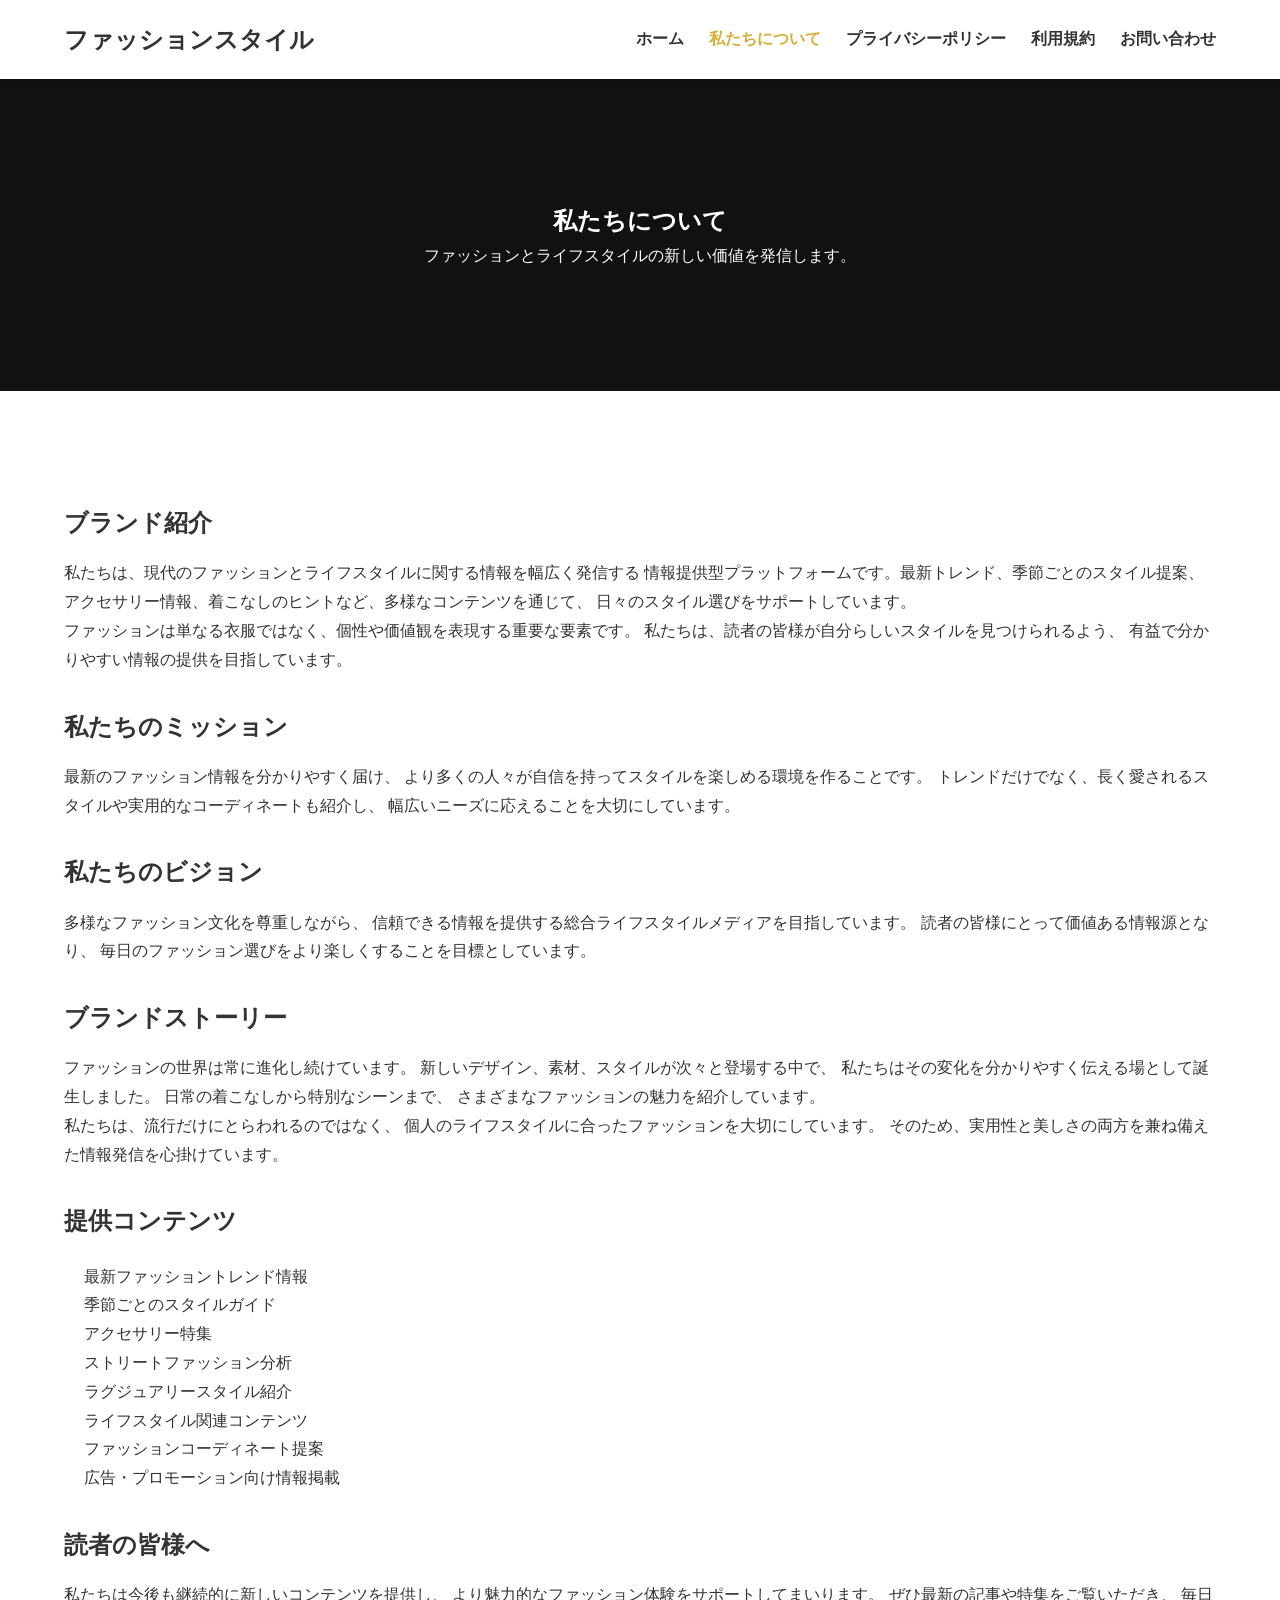
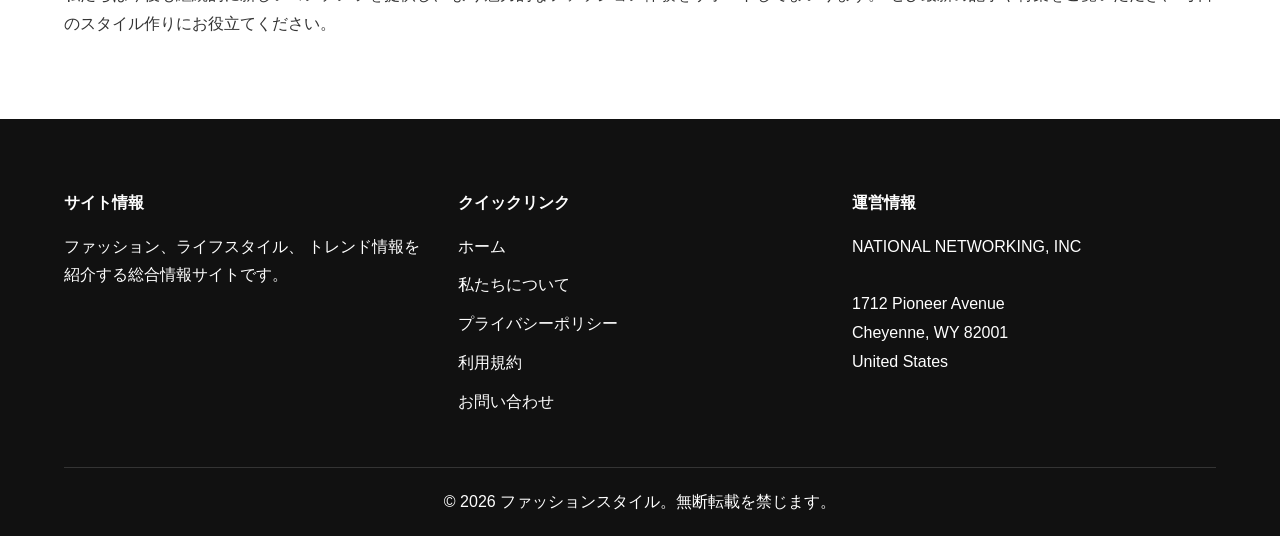
<file: about.html>
<!DOCTYPE html>
<html lang="ja">
<head>
<meta charset="UTF-8">
<meta name="viewport" content="width=device-width, initial-scale=1.0">

<title>私たちについて | プレミアムファッションライフスタイル</title>

<meta name="description" content="私たちのブランドストーリー、ミッション、ビジョン、そしてファッションへの想いをご紹介します。">

<meta property="og:title" content="私たちについて">
<meta property="og:description" content="ファッションを通じて新しいライフスタイルを提案します。">
<meta property="og:type" content="website">

<link rel="icon" href="https://cdn-icons-png.flaticon.com/512/892/892458.png">
<link rel="stylesheet" href="style.css">
</head>

<body>

<header>
<div class="container navbar">

<a href="index.html" class="logo">ファッションスタイル</a>

<div class="menu-toggle">☰</div>

<nav class="nav-links">
<a href="index.html">ホーム</a>
<a href="about.html" class="active">私たちについて</a>
<a href="privacy-policy.html">プライバシーポリシー</a>
<a href="terms-and-conditions.html">利用規約</a>
<a href="contact.html">お問い合わせ</a>
</nav>

</div>
</header>

<section class="page-banner">
<div class="container">
<h1>私たちについて</h1>
<p>ファッションとライフスタイルの新しい価値を発信します。</p>
</div>
</section>

<section class="page-content">
<div class="container">

<h2>ブランド紹介</h2>

<p>
私たちは、現代のファッションとライフスタイルに関する情報を幅広く発信する
情報提供型プラットフォームです。最新トレンド、季節ごとのスタイル提案、
アクセサリー情報、着こなしのヒントなど、多様なコンテンツを通じて、
日々のスタイル選びをサポートしています。
</p>

<p>
ファッションは単なる衣服ではなく、個性や価値観を表現する重要な要素です。
私たちは、読者の皆様が自分らしいスタイルを見つけられるよう、
有益で分かりやすい情報の提供を目指しています。
</p>

<h2>私たちのミッション</h2>

<p>
最新のファッション情報を分かりやすく届け、
より多くの人々が自信を持ってスタイルを楽しめる環境を作ることです。
トレンドだけでなく、長く愛されるスタイルや実用的なコーディネートも紹介し、
幅広いニーズに応えることを大切にしています。
</p>

<h2>私たちのビジョン</h2>

<p>
多様なファッション文化を尊重しながら、
信頼できる情報を提供する総合ライフスタイルメディアを目指しています。
読者の皆様にとって価値ある情報源となり、
毎日のファッション選びをより楽しくすることを目標としています。
</p>

<h2>ブランドストーリー</h2>

<p>
ファッションの世界は常に進化し続けています。
新しいデザイン、素材、スタイルが次々と登場する中で、
私たちはその変化を分かりやすく伝える場として誕生しました。
日常の着こなしから特別なシーンまで、
さまざまなファッションの魅力を紹介しています。
</p>

<p>
私たちは、流行だけにとらわれるのではなく、
個人のライフスタイルに合ったファッションを大切にしています。
そのため、実用性と美しさの両方を兼ね備えた情報発信を心掛けています。
</p>

<h2>提供コンテンツ</h2>

<ul style="padding-left:20px; margin-top:20px;">
<li>最新ファッショントレンド情報</li>
<li>季節ごとのスタイルガイド</li>
<li>アクセサリー特集</li>
<li>ストリートファッション分析</li>
<li>ラグジュアリースタイル紹介</li>
<li>ライフスタイル関連コンテンツ</li>
<li>ファッションコーディネート提案</li>
<li>広告・プロモーション向け情報掲載</li>
</ul>

<h2>読者の皆様へ</h2>

<p>
私たちは今後も継続的に新しいコンテンツを提供し、
より魅力的なファッション体験をサポートしてまいります。
ぜひ最新の記事や特集をご覧いただき、
毎日のスタイル作りにお役立てください。
</p>

</div>
</section>

<footer>

<div class="container">

<div class="footer-grid">

<div>
<h4>サイト情報</h4>
<p>
ファッション、ライフスタイル、
トレンド情報を紹介する総合情報サイトです。
</p>
</div>

<div>
<h4>クイックリンク</h4>
<ul>
<li><a href="index.html">ホーム</a></li>
<li><a href="about.html">私たちについて</a></li>
<li><a href="privacy-policy.html">プライバシーポリシー</a></li>
<li><a href="terms-and-conditions.html">利用規約</a></li>
<li><a href="contact.html">お問い合わせ</a></li>
</ul>
</div>

<div>
<h4>運営情報</h4>
<p>NATIONAL NETWORKING, INC</p>
<br>
<p>1712 Pioneer Avenue</p>
<p>Cheyenne, WY 82001</p>
<p>United States</p>
</div>

</div>

<div class="footer-bottom">
<p>© 2026 ファッションスタイル。無断転載を禁じます。</p>
</div>

</div>

</footer>

<button class="scroll-top">↑</button>

<script src="script.js"></script>

</body>
</html>
</file>
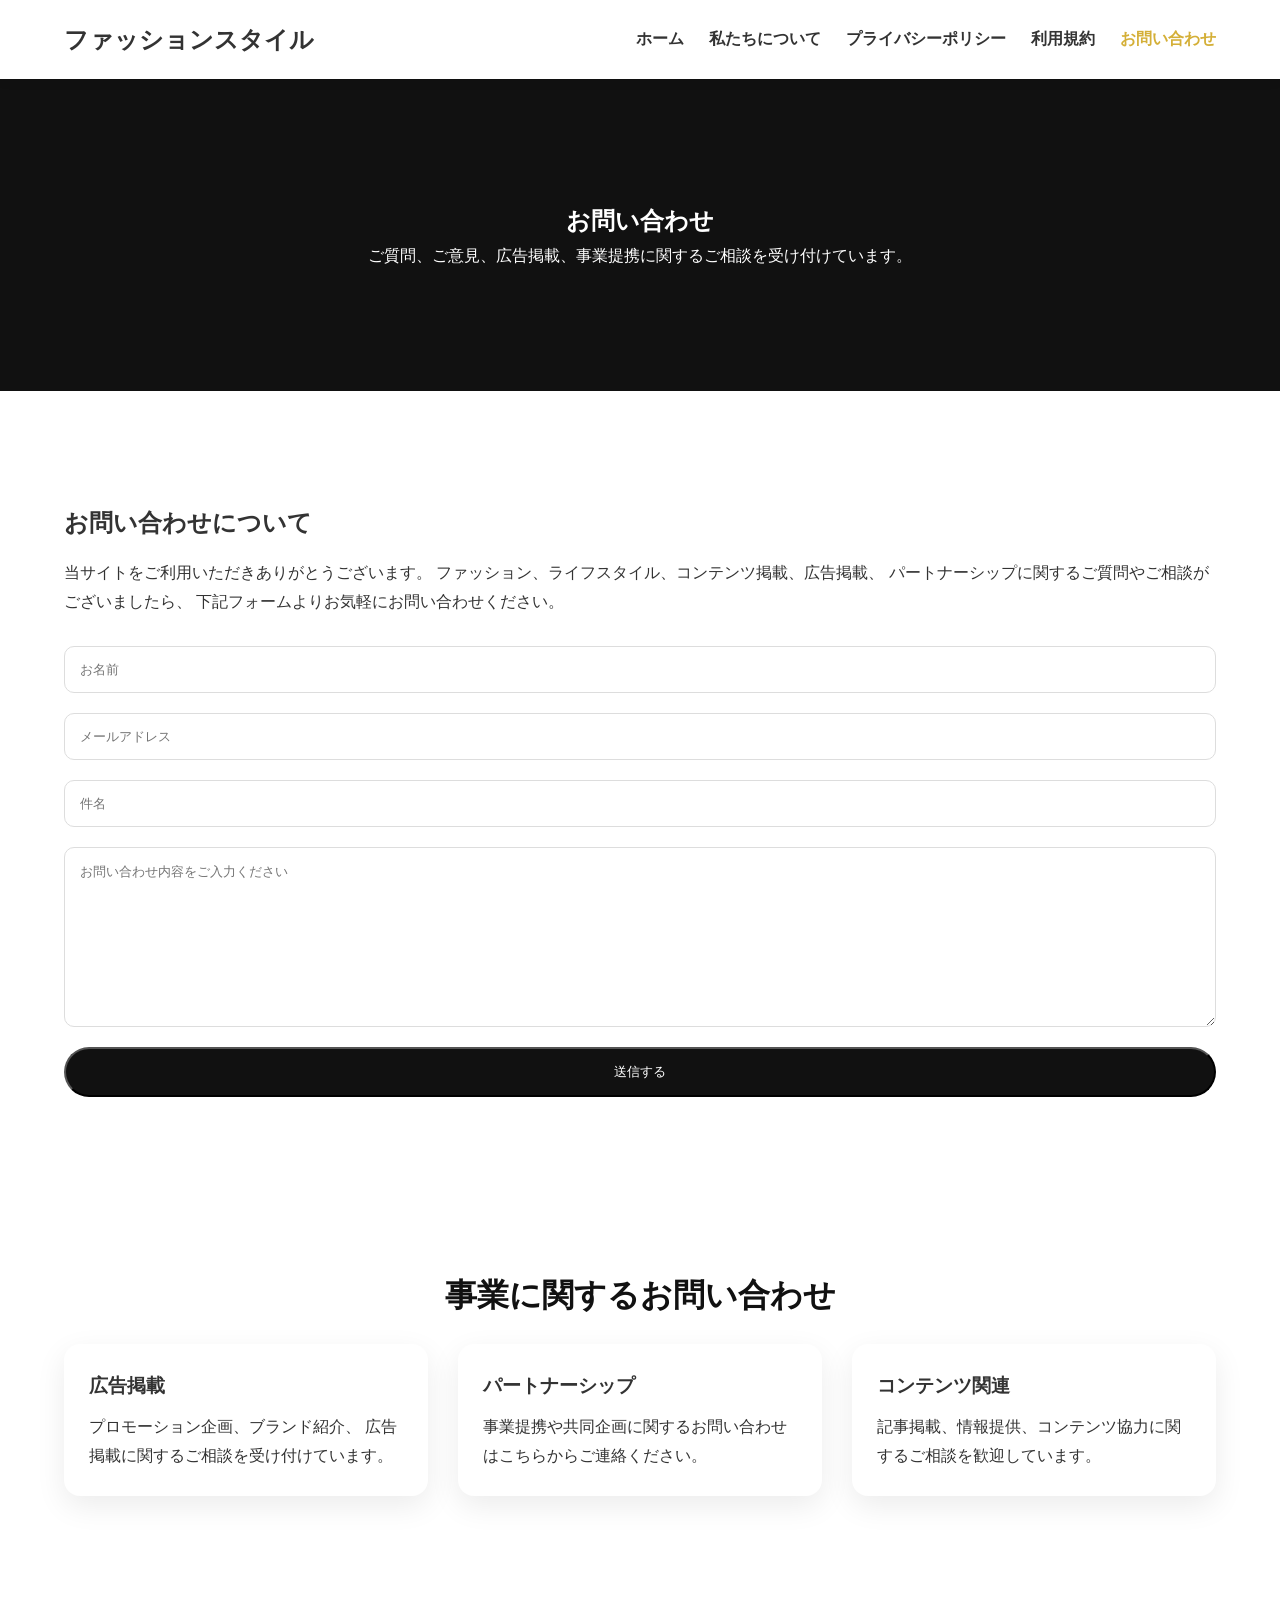
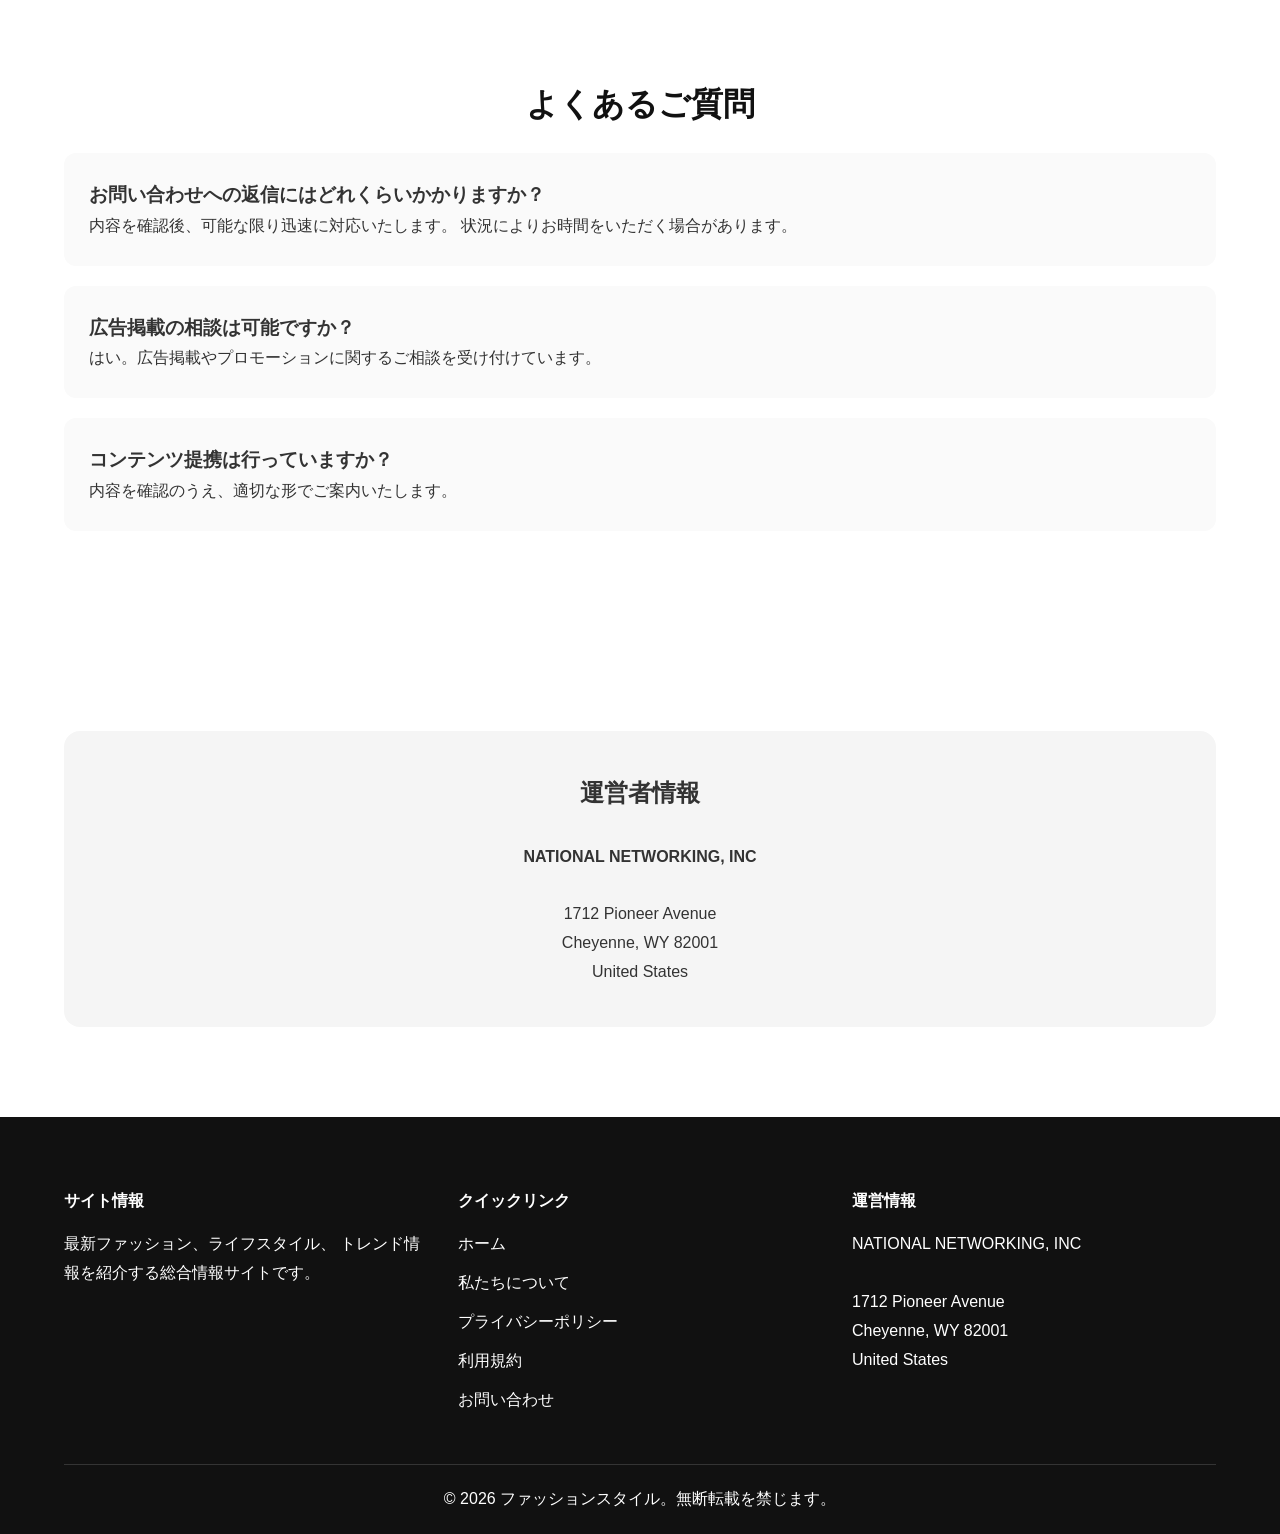
<file: contact.html>
<!DOCTYPE html>
<html lang="ja">
<head>
<meta charset="UTF-8">
<meta name="viewport" content="width=device-width, initial-scale=1.0">

<title>お問い合わせ | プレミアムファッションライフスタイル</title>

<meta name="description" content="ファッション、ライフスタイル、広告掲載、事業提携に関するお問い合わせはこちらからご連絡ください。">

<meta property="og:title" content="お問い合わせ">
<meta property="og:description" content="ご質問、ご意見、事業に関するお問い合わせを受け付けています。">
<meta property="og:type" content="website">

<link rel="icon" href="https://cdn-icons-png.flaticon.com/512/892/892458.png">
<link rel="stylesheet" href="style.css">
</head>

<body>

<header>
<div class="container navbar">

<a href="index.html" class="logo">ファッションスタイル</a>

<div class="menu-toggle">☰</div>

<nav class="nav-links">
<a href="index.html">ホーム</a>
<a href="about.html">私たちについて</a>
<a href="privacy-policy.html">プライバシーポリシー</a>
<a href="terms-and-conditions.html">利用規約</a>
<a href="contact.html" class="active">お問い合わせ</a>
</nav>

</div>
</header>

<section class="page-banner">
<div class="container">
<h1>お問い合わせ</h1>
<p>ご質問、ご意見、広告掲載、事業提携に関するご相談を受け付けています。</p>
</div>
</section>

<section class="page-content">
<div class="container">

<h2>お問い合わせについて</h2>

<p>
当サイトをご利用いただきありがとうございます。
ファッション、ライフスタイル、コンテンツ掲載、広告掲載、
パートナーシップに関するご質問やご相談がございましたら、
下記フォームよりお気軽にお問い合わせください。
</p>

<br>

<form class="contact-form">

<input type="text" placeholder="お名前" required>

<input type="email" placeholder="メールアドレス" required>

<input type="text" placeholder="件名" required>

<textarea placeholder="お問い合わせ内容をご入力ください" required></textarea>

<button type="submit" class="btn">送信する</button>

</form>

</div>
</section>

<section class="section">
<div class="container">

<h2 class="section-title">事業に関するお問い合わせ</h2>

<div class="grid grid-3">

<div class="card">
<div class="card-content">
<h3>広告掲載</h3>
<p>
プロモーション企画、ブランド紹介、
広告掲載に関するご相談を受け付けています。
</p>
</div>
</div>

<div class="card">
<div class="card-content">
<h3>パートナーシップ</h3>
<p>
事業提携や共同企画に関するお問い合わせはこちらからご連絡ください。
</p>
</div>
</div>

<div class="card">
<div class="card-content">
<h3>コンテンツ関連</h3>
<p>
記事掲載、情報提供、コンテンツ協力に関するご相談を歓迎しています。
</p>
</div>
</div>

</div>

</div>
</section>

<section class="section">
<div class="container">

<h2 class="section-title">よくあるご質問</h2>

<div class="faq-item">
<h3>お問い合わせへの返信にはどれくらいかかりますか？</h3>
<p>
内容を確認後、可能な限り迅速に対応いたします。
状況によりお時間をいただく場合があります。
</p>
</div>

<div class="faq-item">
<h3>広告掲載の相談は可能ですか？</h3>
<p>
はい。広告掲載やプロモーションに関するご相談を受け付けています。
</p>
</div>

<div class="faq-item">
<h3>コンテンツ提携は行っていますか？</h3>
<p>
内容を確認のうえ、適切な形でご案内いたします。
</p>
</div>

</div>
</section>

<section class="section">
<div class="container">

<div class="ad-box">

<h2>運営者情報</h2>

<br>

<p><strong>NATIONAL NETWORKING, INC</strong></p>

<br>

<p>1712 Pioneer Avenue</p>
<p>Cheyenne, WY 82001</p>
<p>United States</p>

</div>

</div>
</section>

<footer>

<div class="container">

<div class="footer-grid">

<div>
<h4>サイト情報</h4>
<p>
最新ファッション、ライフスタイル、
トレンド情報を紹介する総合情報サイトです。
</p>
</div>

<div>
<h4>クイックリンク</h4>
<ul>
<li><a href="index.html">ホーム</a></li>
<li><a href="about.html">私たちについて</a></li>
<li><a href="privacy-policy.html">プライバシーポリシー</a></li>
<li><a href="terms-and-conditions.html">利用規約</a></li>
<li><a href="contact.html">お問い合わせ</a></li>
</ul>
</div>

<div>
<h4>運営情報</h4>

<p>NATIONAL NETWORKING, INC</p>

<br>

<p>1712 Pioneer Avenue</p>
<p>Cheyenne, WY 82001</p>
<p>United States</p>

</div>

</div>

<div class="footer-bottom">
<p>© 2026 ファッションスタイル。無断転載を禁じます。</p>
</div>

</div>

</footer>

<button class="scroll-top">↑</button>

<script src="script.js"></script>

</body>
</html>
</file>
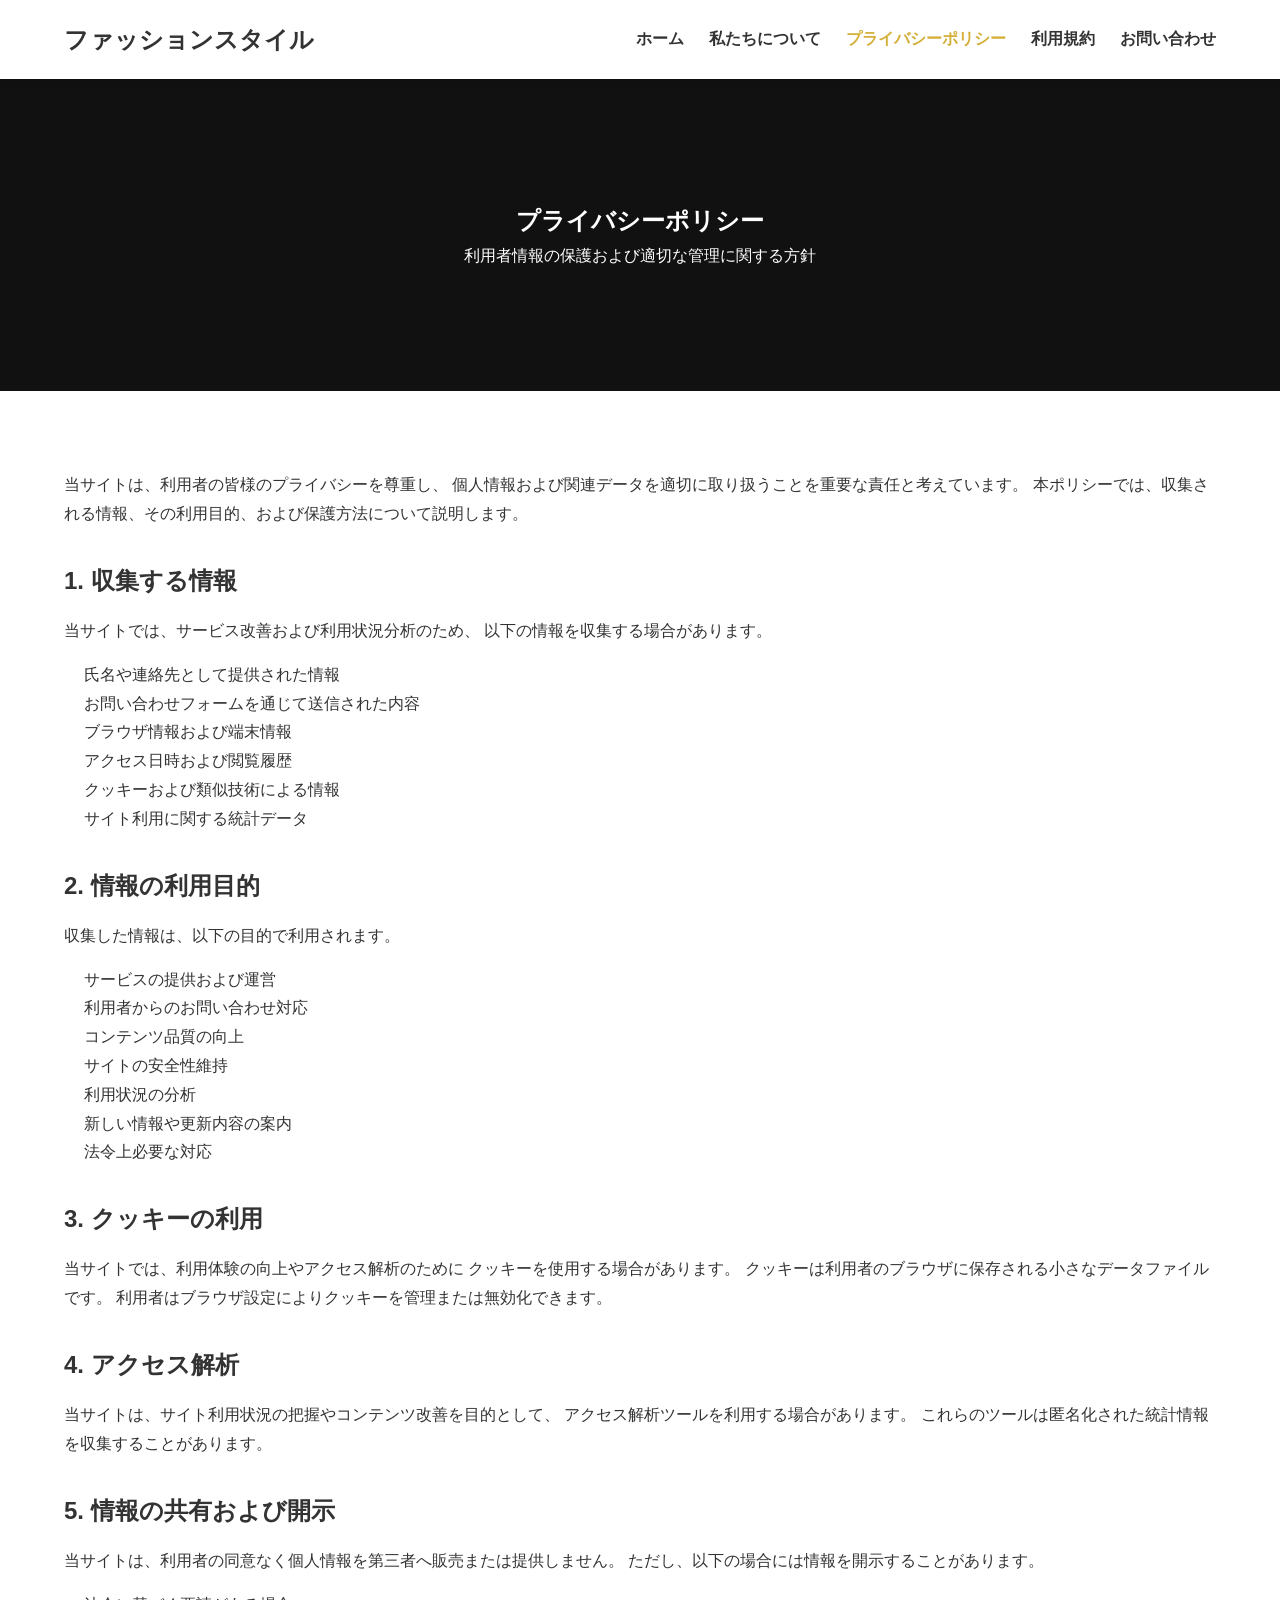
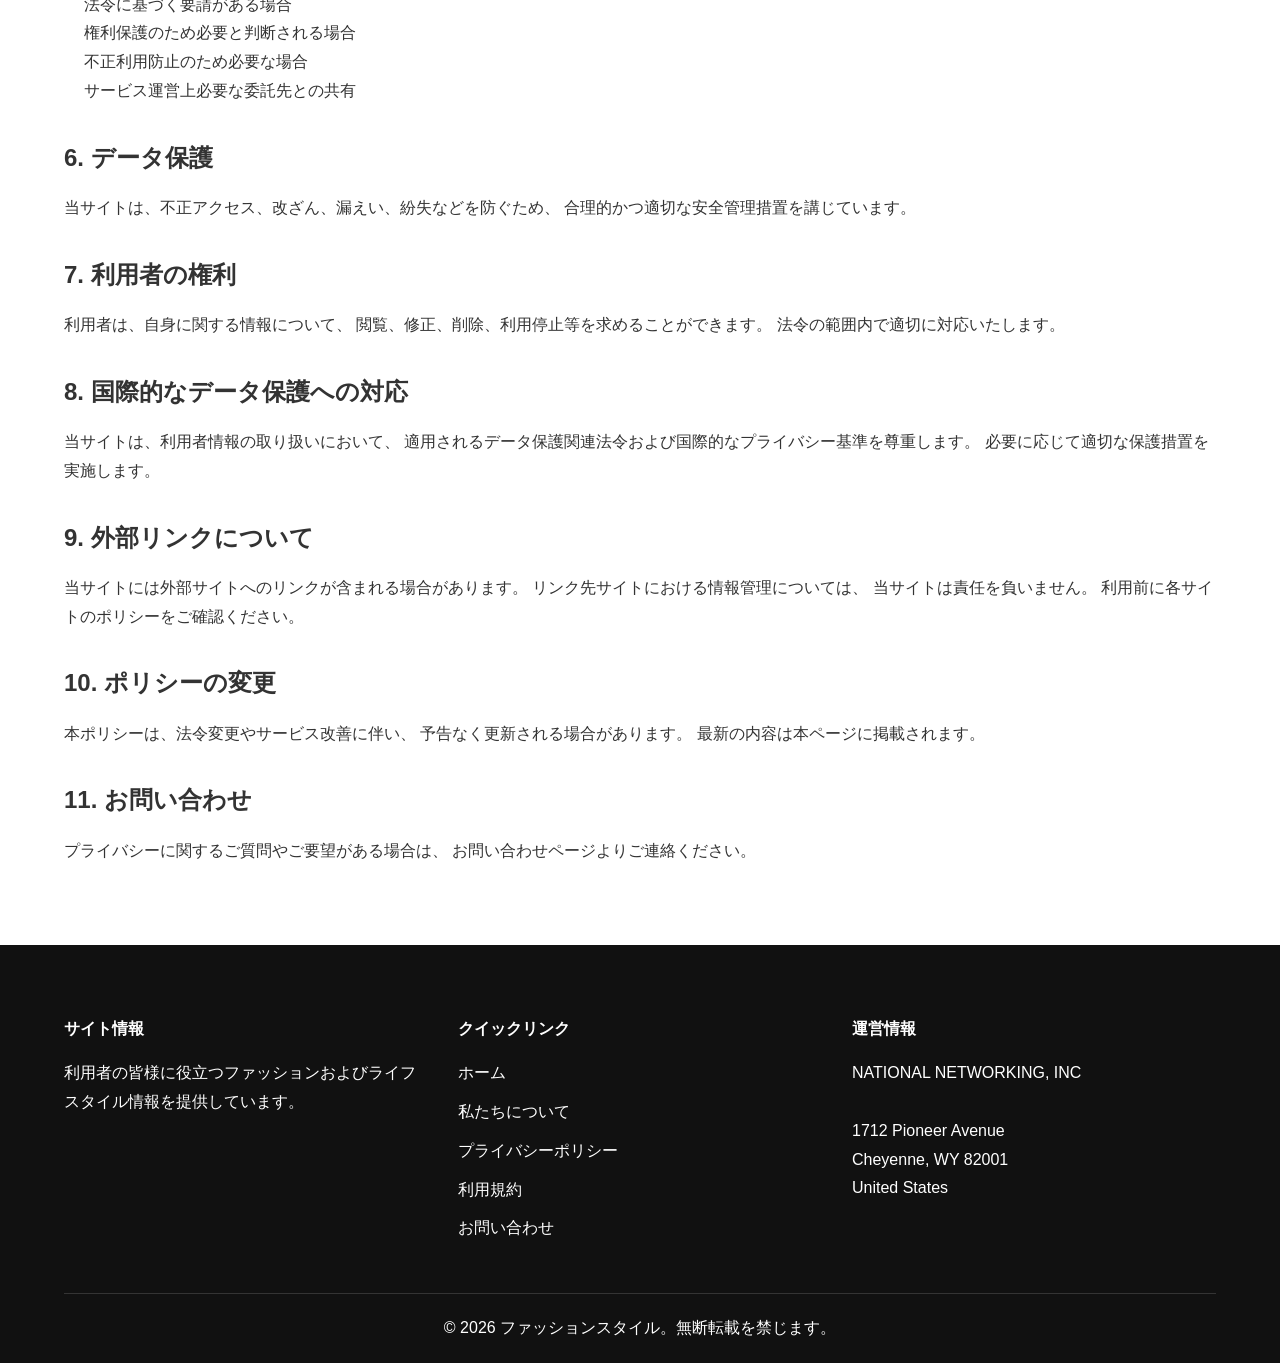
<file: privacy-policy.html>
<!DOCTYPE html>
<html lang="ja">
<head>
<meta charset="UTF-8">
<meta name="viewport" content="width=device-width, initial-scale=1.0">

<title>プライバシーポリシー | プレミアムファッションライフスタイル</title>

<meta name="description" content="当サイトの個人情報保護方針、データ利用方針、および利用者情報の取り扱いについて説明します。">

<meta property="og:title" content="プライバシーポリシー">
<meta property="og:description" content="利用者情報の保護と適切なデータ管理について。">
<meta property="og:type" content="website">

<link rel="icon" href="https://cdn-icons-png.flaticon.com/512/892/892458.png">
<link rel="stylesheet" href="style.css">
</head>

<body>

<header>
<div class="container navbar">

<a href="index.html" class="logo">ファッションスタイル</a>

<div class="menu-toggle">☰</div>

<nav class="nav-links">
<a href="index.html">ホーム</a>
<a href="about.html">私たちについて</a>
<a href="privacy-policy.html" class="active">プライバシーポリシー</a>
<a href="terms-and-conditions.html">利用規約</a>
<a href="contact.html">お問い合わせ</a>
</nav>

</div>
</header>

<section class="page-banner">
<div class="container">
<h1>プライバシーポリシー</h1>
<p>利用者情報の保護および適切な管理に関する方針</p>
</div>
</section>

<section class="page-content">
<div class="container">

<p>
当サイトは、利用者の皆様のプライバシーを尊重し、
個人情報および関連データを適切に取り扱うことを重要な責任と考えています。
本ポリシーでは、収集される情報、その利用目的、および保護方法について説明します。
</p>

<h2>1. 収集する情報</h2>

<p>
当サイトでは、サービス改善および利用状況分析のため、
以下の情報を収集する場合があります。
</p>

<ul style="padding-left:20px; margin-top:15px;">
<li>氏名や連絡先として提供された情報</li>
<li>お問い合わせフォームを通じて送信された内容</li>
<li>ブラウザ情報および端末情報</li>
<li>アクセス日時および閲覧履歴</li>
<li>クッキーおよび類似技術による情報</li>
<li>サイト利用に関する統計データ</li>
</ul>

<h2>2. 情報の利用目的</h2>

<p>
収集した情報は、以下の目的で利用されます。
</p>

<ul style="padding-left:20px; margin-top:15px;">
<li>サービスの提供および運営</li>
<li>利用者からのお問い合わせ対応</li>
<li>コンテンツ品質の向上</li>
<li>サイトの安全性維持</li>
<li>利用状況の分析</li>
<li>新しい情報や更新内容の案内</li>
<li>法令上必要な対応</li>
</ul>

<h2>3. クッキーの利用</h2>

<p>
当サイトでは、利用体験の向上やアクセス解析のために
クッキーを使用する場合があります。
クッキーは利用者のブラウザに保存される小さなデータファイルです。
利用者はブラウザ設定によりクッキーを管理または無効化できます。
</p>

<h2>4. アクセス解析</h2>

<p>
当サイトは、サイト利用状況の把握やコンテンツ改善を目的として、
アクセス解析ツールを利用する場合があります。
これらのツールは匿名化された統計情報を収集することがあります。
</p>

<h2>5. 情報の共有および開示</h2>

<p>
当サイトは、利用者の同意なく個人情報を第三者へ販売または提供しません。
ただし、以下の場合には情報を開示することがあります。
</p>

<ul style="padding-left:20px; margin-top:15px;">
<li>法令に基づく要請がある場合</li>
<li>権利保護のため必要と判断される場合</li>
<li>不正利用防止のため必要な場合</li>
<li>サービス運営上必要な委託先との共有</li>
</ul>

<h2>6. データ保護</h2>

<p>
当サイトは、不正アクセス、改ざん、漏えい、紛失などを防ぐため、
合理的かつ適切な安全管理措置を講じています。
</p>

<h2>7. 利用者の権利</h2>

<p>
利用者は、自身に関する情報について、
閲覧、修正、削除、利用停止等を求めることができます。
法令の範囲内で適切に対応いたします。
</p>

<h2>8. 国際的なデータ保護への対応</h2>

<p>
当サイトは、利用者情報の取り扱いにおいて、
適用されるデータ保護関連法令および国際的なプライバシー基準を尊重します。
必要に応じて適切な保護措置を実施します。
</p>

<h2>9. 外部リンクについて</h2>

<p>
当サイトには外部サイトへのリンクが含まれる場合があります。
リンク先サイトにおける情報管理については、
当サイトは責任を負いません。
利用前に各サイトのポリシーをご確認ください。
</p>

<h2>10. ポリシーの変更</h2>

<p>
本ポリシーは、法令変更やサービス改善に伴い、
予告なく更新される場合があります。
最新の内容は本ページに掲載されます。
</p>

<h2>11. お問い合わせ</h2>

<p>
プライバシーに関するご質問やご要望がある場合は、
お問い合わせページよりご連絡ください。
</p>

</div>
</section>

<footer>

<div class="container">

<div class="footer-grid">

<div>
<h4>サイト情報</h4>
<p>
利用者の皆様に役立つファッションおよびライフスタイル情報を提供しています。
</p>
</div>

<div>
<h4>クイックリンク</h4>
<ul>
<li><a href="index.html">ホーム</a></li>
<li><a href="about.html">私たちについて</a></li>
<li><a href="privacy-policy.html">プライバシーポリシー</a></li>
<li><a href="terms-and-conditions.html">利用規約</a></li>
<li><a href="contact.html">お問い合わせ</a></li>
</ul>
</div>

<div>
<h4>運営情報</h4>
<p>NATIONAL NETWORKING, INC</p>
<br>
<p>1712 Pioneer Avenue</p>
<p>Cheyenne, WY 82001</p>
<p>United States</p>
</div>

</div>

<div class="footer-bottom">
<p>© 2026 ファッションスタイル。無断転載を禁じます。</p>
</div>

</div>

</footer>

<button class="scroll-top">↑</button>

<script src="script.js"></script>

</body>
</html>
</file>
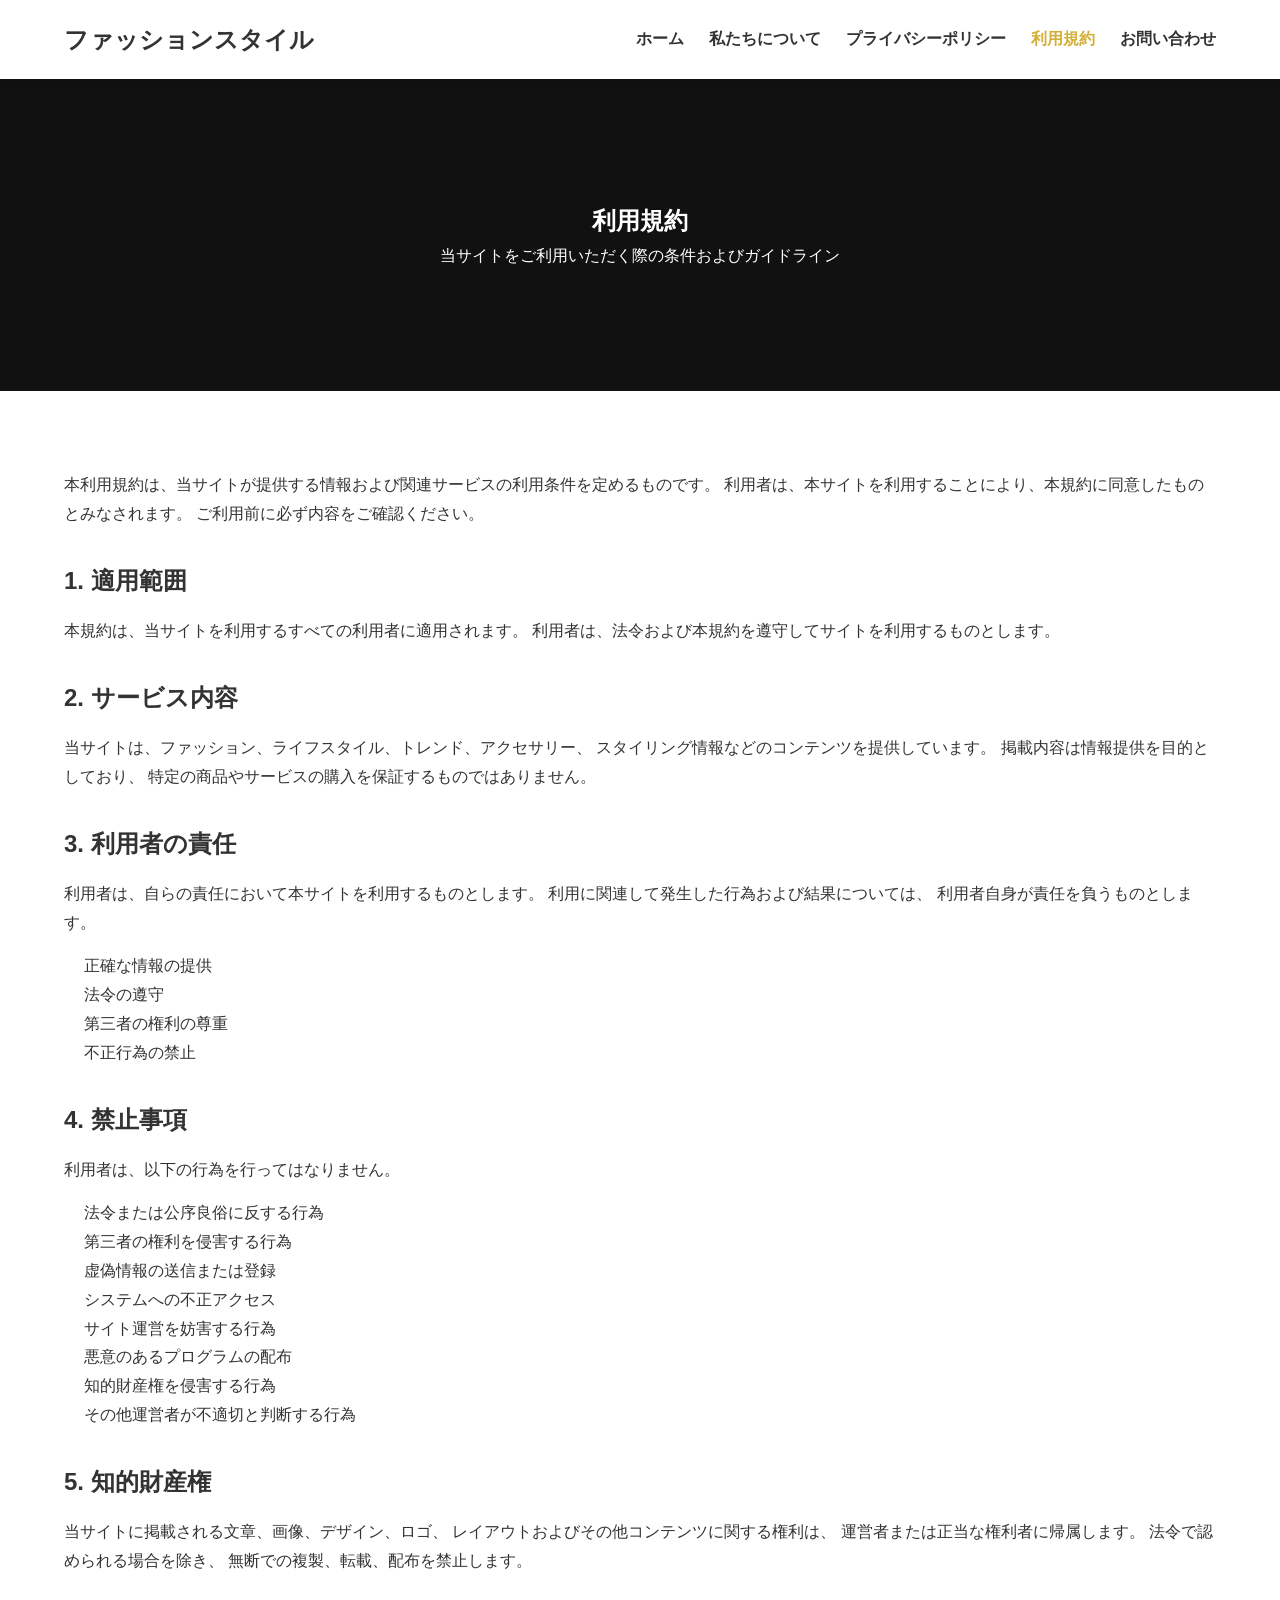
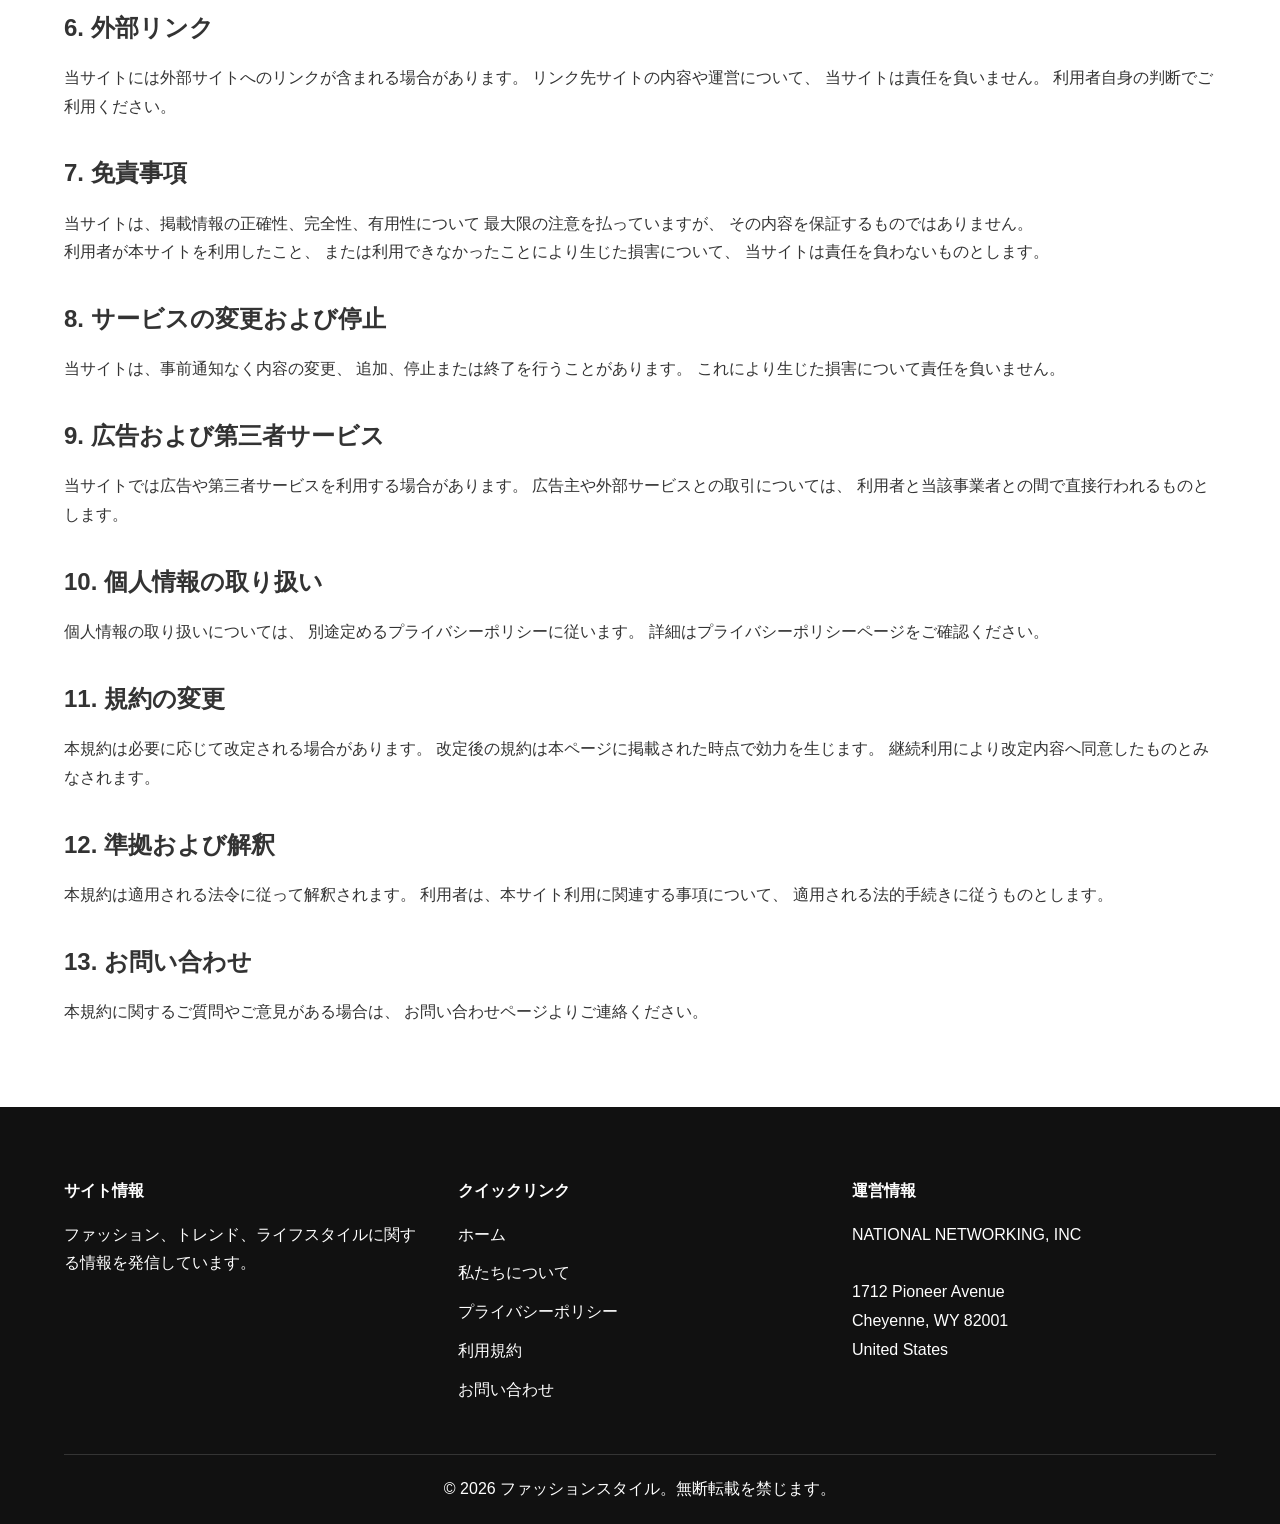
<file: terms-and-conditions.html>
<!DOCTYPE html>
<html lang="ja">
<head>
<meta charset="UTF-8">
<meta name="viewport" content="width=device-width, initial-scale=1.0">

<title>利用規約 | プレミアムファッションライフスタイル</title>

<meta name="description" content="当サイトの利用条件、利用者の責任、およびサービス利用に関する規定を定めています。">

<meta property="og:title" content="利用規約">
<meta property="og:description" content="サイト利用に関する条件およびガイドライン。">
<meta property="og:type" content="website">

<link rel="icon" href="https://cdn-icons-png.flaticon.com/512/892/892458.png">
<link rel="stylesheet" href="style.css">
</head>

<body>

<header>
<div class="container navbar">

<a href="index.html" class="logo">ファッションスタイル</a>

<div class="menu-toggle">☰</div>

<nav class="nav-links">
<a href="index.html">ホーム</a>
<a href="about.html">私たちについて</a>
<a href="privacy-policy.html">プライバシーポリシー</a>
<a href="terms-and-conditions.html" class="active">利用規約</a>
<a href="contact.html">お問い合わせ</a>
</nav>

</div>
</header>

<section class="page-banner">
<div class="container">
<h1>利用規約</h1>
<p>当サイトをご利用いただく際の条件およびガイドライン</p>
</div>
</section>

<section class="page-content">
<div class="container">

<p>
本利用規約は、当サイトが提供する情報および関連サービスの利用条件を定めるものです。
利用者は、本サイトを利用することにより、本規約に同意したものとみなされます。
ご利用前に必ず内容をご確認ください。
</p>

<h2>1. 適用範囲</h2>

<p>
本規約は、当サイトを利用するすべての利用者に適用されます。
利用者は、法令および本規約を遵守してサイトを利用するものとします。
</p>

<h2>2. サービス内容</h2>

<p>
当サイトは、ファッション、ライフスタイル、トレンド、アクセサリー、
スタイリング情報などのコンテンツを提供しています。
掲載内容は情報提供を目的としており、
特定の商品やサービスの購入を保証するものではありません。
</p>

<h2>3. 利用者の責任</h2>

<p>
利用者は、自らの責任において本サイトを利用するものとします。
利用に関連して発生した行為および結果については、
利用者自身が責任を負うものとします。
</p>

<ul style="padding-left:20px; margin-top:15px;">
<li>正確な情報の提供</li>
<li>法令の遵守</li>
<li>第三者の権利の尊重</li>
<li>不正行為の禁止</li>
</ul>

<h2>4. 禁止事項</h2>

<p>
利用者は、以下の行為を行ってはなりません。
</p>

<ul style="padding-left:20px; margin-top:15px;">
<li>法令または公序良俗に反する行為</li>
<li>第三者の権利を侵害する行為</li>
<li>虚偽情報の送信または登録</li>
<li>システムへの不正アクセス</li>
<li>サイト運営を妨害する行為</li>
<li>悪意のあるプログラムの配布</li>
<li>知的財産権を侵害する行為</li>
<li>その他運営者が不適切と判断する行為</li>
</ul>

<h2>5. 知的財産権</h2>

<p>
当サイトに掲載される文章、画像、デザイン、ロゴ、
レイアウトおよびその他コンテンツに関する権利は、
運営者または正当な権利者に帰属します。
法令で認められる場合を除き、
無断での複製、転載、配布を禁止します。
</p>

<h2>6. 外部リンク</h2>

<p>
当サイトには外部サイトへのリンクが含まれる場合があります。
リンク先サイトの内容や運営について、
当サイトは責任を負いません。
利用者自身の判断でご利用ください。
</p>

<h2>7. 免責事項</h2>

<p>
当サイトは、掲載情報の正確性、完全性、有用性について
最大限の注意を払っていますが、
その内容を保証するものではありません。
</p>

<p>
利用者が本サイトを利用したこと、
または利用できなかったことにより生じた損害について、
当サイトは責任を負わないものとします。
</p>

<h2>8. サービスの変更および停止</h2>

<p>
当サイトは、事前通知なく内容の変更、
追加、停止または終了を行うことがあります。
これにより生じた損害について責任を負いません。
</p>

<h2>9. 広告および第三者サービス</h2>

<p>
当サイトでは広告や第三者サービスを利用する場合があります。
広告主や外部サービスとの取引については、
利用者と当該事業者との間で直接行われるものとします。
</p>

<h2>10. 個人情報の取り扱い</h2>

<p>
個人情報の取り扱いについては、
別途定めるプライバシーポリシーに従います。
詳細はプライバシーポリシーページをご確認ください。
</p>

<h2>11. 規約の変更</h2>

<p>
本規約は必要に応じて改定される場合があります。
改定後の規約は本ページに掲載された時点で効力を生じます。
継続利用により改定内容へ同意したものとみなされます。
</p>

<h2>12. 準拠および解釈</h2>

<p>
本規約は適用される法令に従って解釈されます。
利用者は、本サイト利用に関連する事項について、
適用される法的手続きに従うものとします。
</p>

<h2>13. お問い合わせ</h2>

<p>
本規約に関するご質問やご意見がある場合は、
お問い合わせページよりご連絡ください。
</p>

</div>
</section>

<footer>

<div class="container">

<div class="footer-grid">

<div>
<h4>サイト情報</h4>
<p>
ファッション、トレンド、ライフスタイルに関する情報を発信しています。
</p>
</div>

<div>
<h4>クイックリンク</h4>
<ul>
<li><a href="index.html">ホーム</a></li>
<li><a href="about.html">私たちについて</a></li>
<li><a href="privacy-policy.html">プライバシーポリシー</a></li>
<li><a href="terms-and-conditions.html">利用規約</a></li>
<li><a href="contact.html">お問い合わせ</a></li>
</ul>
</div>

<div>
<h4>運営情報</h4>
<p>NATIONAL NETWORKING, INC</p>
<br>
<p>1712 Pioneer Avenue</p>
<p>Cheyenne, WY 82001</p>
<p>United States</p>
</div>

</div>

<div class="footer-bottom">
<p>© 2026 ファッションスタイル。無断転載を禁じます。</p>
</div>

</div>

</footer>

<button class="scroll-top">↑</button>

<script src="script.js"></script>

</body>
</html>
</file>
<file: style.css>
:root{
    --primary:#111111;
    --secondary:#f6f6f6;
    --accent:#d4af37;
    --text:#333333;
    --white:#ffffff;
    --shadow:0 10px 30px rgba(0,0,0,.08);
}

*{
    margin:0;
    padding:0;
    box-sizing:border-box;
}

html{
    scroll-behavior:smooth;
}

body{
    font-family:"Hiragino Sans","Yu Gothic","Meiryo",sans-serif;
    color:var(--text);
    background:#fff;
    line-height:1.8;
}

img{
    width:100%;
    display:block;
}

a{
    text-decoration:none;
    color:inherit;
}

ul{
    list-style:none;
}

.container{
    width:90%;
    max-width:1200px;
    margin:auto;
}

.section{
    padding:90px 0;
}

.section-title{
    text-align:center;
    font-size:2rem;
    margin-bottom:20px;
    color:var(--primary);
}

.section-subtitle{
    text-align:center;
    max-width:700px;
    margin:0 auto 50px;
}

.btn{
    display:inline-block;
    padding:14px 28px;
    background:var(--primary);
    color:#fff;
    border-radius:50px;
    transition:.3s;
}

.btn:hover{
    background:var(--accent);
    transform:translateY(-3px);
}

header{
    position:sticky;
    top:0;
    z-index:999;
    background:#fff;
    box-shadow:0 2px 10px rgba(0,0,0,.08);
}

.navbar{
    display:flex;
    justify-content:space-between;
    align-items:center;
    padding:18px 0;
}

.logo{
    font-size:1.5rem;
    font-weight:700;
}

.nav-links{
    display:flex;
    gap:25px;
}

.nav-links a{
    font-weight:600;
    transition:.3s;
}

.nav-links a:hover,
.nav-links a.active{
    color:var(--accent);
}

.menu-toggle{
    display:none;
    font-size:28px;
    cursor:pointer;
}

.hero{
    min-height:90vh;
    background:
    linear-gradient(rgba(0,0,0,.45),rgba(0,0,0,.45)),
    url('https://images.unsplash.com/photo-1515886657613-9f3515b0c78f?auto=format&fit=crop&w=1800&q=80');
    background-size:cover;
    background-position:center;
    background-repeat:no-repeat;
    display:flex;
    align-items:center;
    color:#fff;
}

.hero-content{
    max-width:700px;
}

.hero h1{
    font-size:3.5rem;
    margin-bottom:20px;
}

.hero p{
    margin-bottom:30px;
}

.grid{
    display:grid;
    gap:30px;
}

.grid-3{
    grid-template-columns:repeat(auto-fit,minmax(280px,1fr));
}

.grid-4{
    grid-template-columns:repeat(auto-fit,minmax(250px,1fr));
}

.card{
    background:#fff;
    border-radius:16px;
    overflow:hidden;
    box-shadow:var(--shadow);
    transition:.3s;
}

.card:hover{
    transform:translateY(-8px);
}

.card-content{
    padding:25px;
}

.card h3{
    margin-bottom:10px;
}

.banner{
    background:
    linear-gradient(rgba(0,0,0,.5),rgba(0,0,0,.5)),
    url('https://images.unsplash.com/photo-1529139574466-a303027c1d8b?q=80&w=1800&auto=format&fit=crop');
    background-size:cover;
    background-position:center;
    color:#fff;
    text-align:center;
    padding:120px 20px;
}

.newsletter{
    background:#f8f8f8;
}

.newsletter-form{
    display:flex;
    max-width:700px;
    margin:auto;
    gap:15px;
}

.newsletter-form input{
    flex:1;
    padding:15px;
    border:1px solid #ddd;
    border-radius:50px;
}

.newsletter-form button{
    border:none;
    cursor:pointer;
}

.benefit{
    text-align:center;
    padding:30px;
}

.faq-item{
    margin-bottom:20px;
    padding:25px;
    border-radius:12px;
    background:#fafafa;
}

.ad-box{
    padding:40px;
    border-radius:16px;
    background:#f5f5f5;
    text-align:center;
}

.page-banner{
    background:#111;
    color:#fff;
    text-align:center;
    padding:120px 20px;
}

.page-content{
    padding:80px 0;
}

.page-content h2{
    margin:30px 0 15px;
}

.contact-form{
    display:grid;
    gap:20px;
}

.contact-form input,
.contact-form textarea{
    width:100%;
    padding:15px;
    border:1px solid #ddd;
    border-radius:10px;
}

.contact-form textarea{
    min-height:180px;
}

footer{
    background:#111;
    color:#fff;
    padding:70px 0 20px;
}

.footer-grid{
    display:grid;
    gap:30px;
    grid-template-columns:repeat(auto-fit,minmax(240px,1fr));
}

.footer-grid h4{
    margin-bottom:15px;
}

.footer-grid ul li{
    margin-bottom:10px;
}

.footer-bottom{
    text-align:center;
    margin-top:40px;
    border-top:1px solid rgba(255,255,255,.15);
    padding-top:20px;
}

.scroll-top{
    position:fixed;
    right:20px;
    bottom:20px;
    width:50px;
    height:50px;
    border:none;
    background:var(--accent);
    color:#fff;
    font-size:20px;
    border-radius:50%;
    cursor:pointer;
    display:none;
}

.fade-in{
    opacity:0;
    transform:translateY(30px);
    transition:.7s;
}

.fade-in.show{
    opacity:1;
    transform:translateY(0);
}

@media(max-width:768px){

    .hero h1{
        font-size:2.2rem;
    }

    .menu-toggle{
        display:block;
    }

    .nav-links{
        position:absolute;
        top:100%;
        left:0;
        width:100%;
        background:#fff;
        flex-direction:column;
        padding:20px;
        display:none;
    }

    .nav-links.show{
        display:flex;
    }

    .newsletter-form{
        flex-direction:column;
    }
}
</file>
